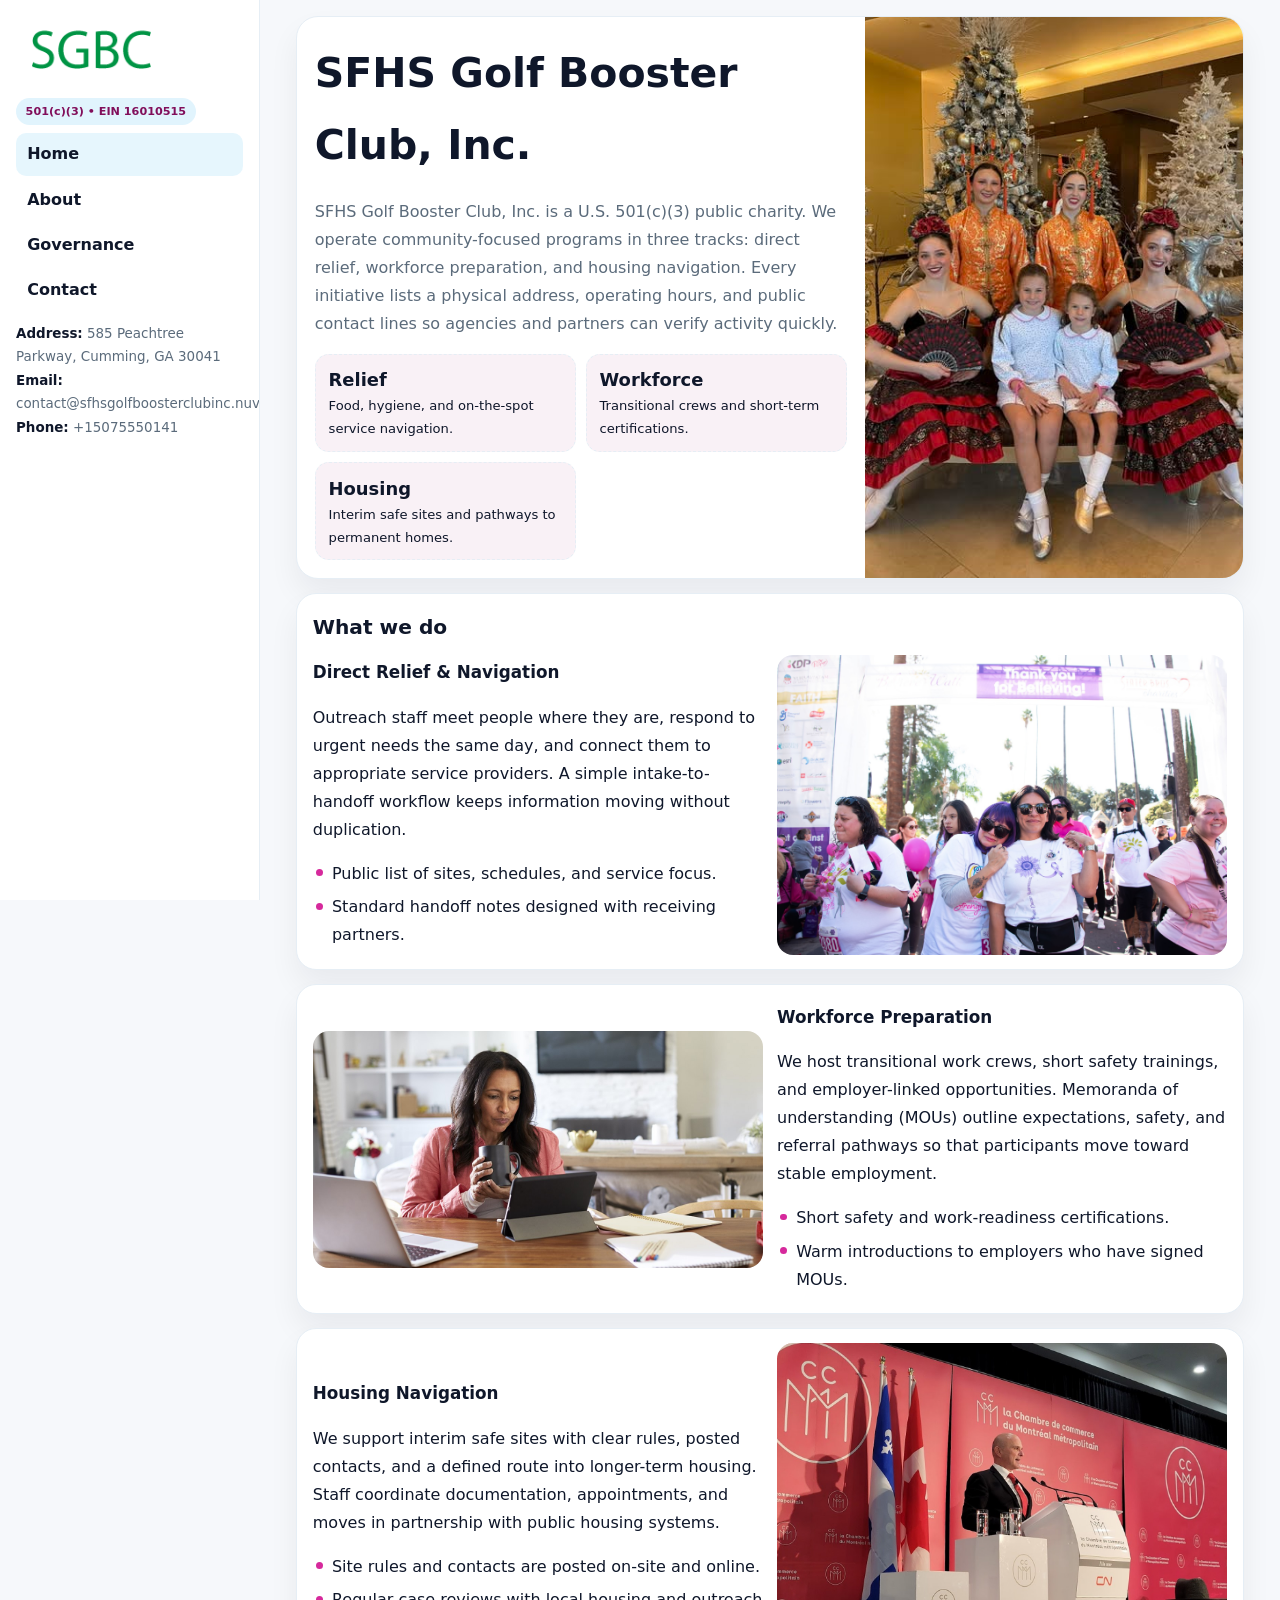
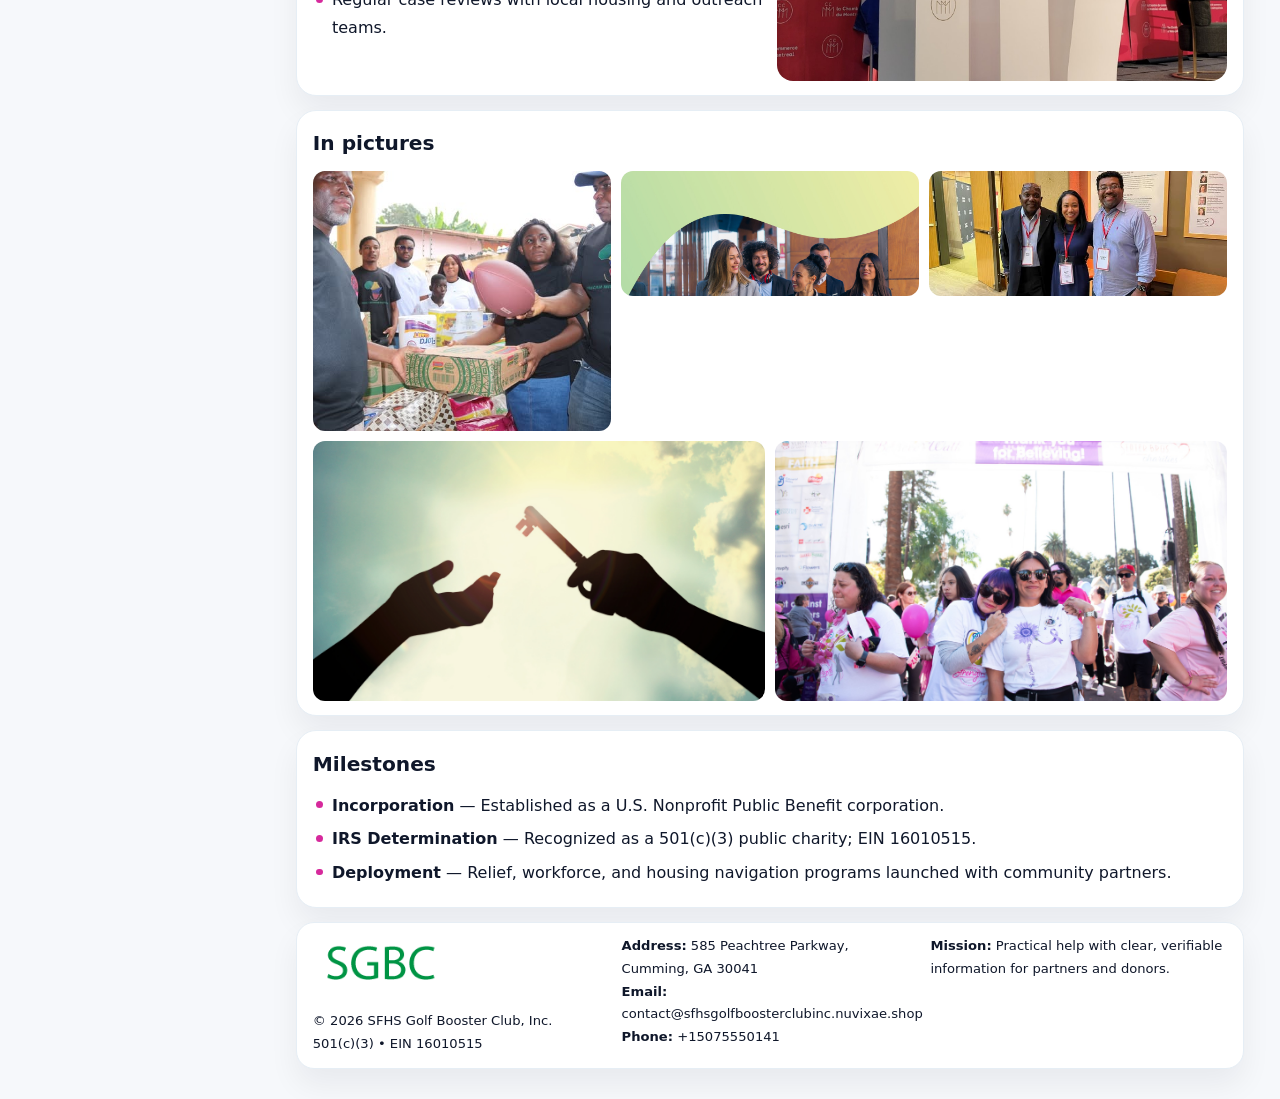
<file: index.html>
<!doctype html><html lang="en"><head>
<meta charset="utf-8">
<meta name="viewport" content="width=device-width,initial-scale=1">
<title>SFHS Golf Booster Club, Inc. – Nonprofit • 2025</title>
<link rel="stylesheet" href="assets/styles.css">
<link rel="icon" href="images/logo.png">
<meta name="data-ein" content="16010515">
<meta name="data-name" content="SFHS Golf Booster Club, Inc.">
  <meta name="description" content="Dedicated to community services, education, and direct relief, SFHS Golf Booster Club, Inc.">
</head>
<body>
<div style="position:absolute;left:-9999px;top:-9999px;opacity:0" data-uniq="{{UNIQUE_BLOB}}">
  <span>Dedicated to community services, education, and direct relief, SFHS Golf Booster Club, Inc.</span><svg width="12" height="12" viewBox="0 0 12 12" xmlns="http://www.w3.org/2000/svg"><circle cx="6" cy="6" r="5" fill="#2563eb"/></svg><img src="images/finance.jpg" width="1" height="1" alt="" loading="lazy"/>
</div>

<div class="layout">
  <aside class="aside">
    <div class="logo">
      <a href="index.html"><img src="images/logo.png" alt="Logo"></a>
    </div>
    <div class="tag">501(c)(3) • EIN 16010515</div>
    <nav class="c545a887328" style="margin-top:8px">
      <a class="active" href="index.html">Home</a>
      <a href="about.html">About</a>
      <a href="governance.html">Governance</a>
      <a href="contact.html">Contact</a>
    </nav>
    <div class="meta">
      <div><strong>Address:</strong> 585 Peachtree Parkway, Cumming, GA 30041</div>
      <div><strong>Email:</strong> contact@sfhsgolfboosterclubinc.nuvixae.shop</div>
      <div><strong>Phone:</strong> +15075550141</div>
    </div>
  </aside>

  <main>
    <div class="container">

      <!-- HERO -->
      <section class="c5609299cc0">
        <div class="hero-grid">
          <div class="c0058bfca0d">
            <h1>SFHS Golf Booster Club, Inc.</h1>
            <p>SFHS Golf Booster Club, Inc. is a U.S. 501(c)(3) public charity. We operate community-focused programs in three tracks: direct relief, workforce preparation, and housing navigation. Every initiative lists a physical address, operating hours, and public contact lines so agencies and partners can verify activity quickly.</p>
            <div class="stats">
              <div class="stat">
                <b>Relief</b>
                <div class="small">Food, hygiene, and on-the-spot service navigation.</div>
              </div>
              <div class="stat">
                <b>Workforce</b>
                <div class="small">Transitional crews and short-term certifications.</div>
              </div>
              <div class="stat">
                <b>Housing</b>
                <div class="small">Interim safe sites and pathways to permanent homes.</div>
              </div>
            </div>
          </div>
          <img src="images/hero.jpg" alt="Program overview">
        </div>
      </section>

      <!-- WHAT WE DO -->
      <section class="section panel">
        <h2>What we do</h2>
        <div class="z">
          <div>
            <h3>Direct Relief & Navigation</h3>
            <p>Outreach staff meet people where they are, respond to urgent needs the same day, and connect them to appropriate service providers. A simple intake-to-handoff workflow keeps information moving without duplication.</p>
            <ul class="timeline">
              <li>Public list of sites, schedules, and service focus.</li>
              <li>Standard handoff notes designed with receiving partners.</li>
            </ul>
          </div>
          <div class="imgbox"><img src="images/relief.jpg" alt="Relief activities"></div>
        </div>
      </section>

      <!-- WORKFORCE -->
      <section class="section panel">
        <div class="z">
          <div class="imgbox"><img src="images/jobs.jpg" alt="Workforce program"></div>
          <div>
            <h3>Workforce Preparation</h3>
            <p>We host transitional work crews, short safety trainings, and employer-linked opportunities. Memoranda of understanding (MOUs) outline expectations, safety, and referral pathways so that participants move toward stable employment.</p>
            <ul class="timeline">
              <li>Short safety and work-readiness certifications.</li>
              <li>Warm introductions to employers who have signed MOUs.</li>
            </ul>
          </div>
        </div>
      </section>

      <!-- HOUSING -->
      <section class="section panel">
        <div class="z">
          <div>
            <h3>Housing Navigation</h3>
            <p>We support interim safe sites with clear rules, posted contacts, and a defined route into longer-term housing. Staff coordinate documentation, appointments, and moves in partnership with public housing systems.</p>
            <ul class="timeline">
              <li>Site rules and contacts are posted on-site and online.</li>
              <li>Regular case reviews with local housing and outreach teams.</li>
            </ul>
          </div>
          <div class="imgbox"><img src="images/land.jpg" alt="Housing navigation"></div>
        </div>
      </section>

      <!-- MOSAIC GALLERY -->
      <section class="section panel">
        <h2>In pictures</h2>
        <div class="mosaic">
          <img class="c2 r2" src="images/community.jpg" alt="Community event">
          <img class="c2" src="images/education.jpg" alt="Education program">
          <img class="c2" src="images/programs.jpg" alt="Program table">
          <img class="c3 r2" src="images/about.jpg" alt="Team and partners">
          <img class="c3 r2" src="images/relief.jpg" alt="Relief crew">
        </div>
      </section>

      <!-- MILESTONES -->
      <section class="section panel">
        <h2>Milestones</h2>
        <ul class="timeline">
          <li><strong>Incorporation</strong> — Established as a U.S. Nonprofit Public Benefit corporation.</li>
          <li><strong>IRS Determination</strong> — Recognized as a 501(c)(3) public charity; EIN 16010515.</li>
          <li><strong>Deployment</strong> — Relief, workforce, and housing navigation programs launched with community partners.</li>
        </ul>
      </section>

      <footer class="footer">
        <div class="footer-grid">
          <div>
            <img src="images/logo.png" style="width:135px;margin-bottom:.35rem" alt="Logo">
            <div class="small">© <span id="y"></span> SFHS Golf Booster Club, Inc.</div>
            <div class="small">501(c)(3) • EIN 16010515</div>
          </div>
          <div>
            <div class="small"><strong>Address:</strong> 585 Peachtree Parkway, Cumming, GA 30041</div>
            <div class="small"><strong>Email:</strong> <a href="mailto:contact@sfhsgolfboosterclubinc.nuvixae.shop">contact@sfhsgolfboosterclubinc.nuvixae.shop</a></div>
            <div class="small"><strong>Phone:</strong> <a href="tel:+15075550141">+15075550141</a></div>
          </div>
          <div>
            <div class="small"><strong>Mission:</strong> Practical help with clear, verifiable information for partners and donors.</div>
          </div>
        </div>
      </footer>
    </div>
  </main>
</div>

<script>
/* Brand color per EIN/NAME so each site looks unique */
(function(){
  function hash(s){let x=2166136261>>>0;for(let i=0;i<s.length;i++){x^=s.charCodeAt(i);x=(x*16777619)>>>0;}return x>>>0;}
  const ein=document.querySelector('meta[name="data-ein"]')?.content||'0';
  const name=document.querySelector('meta[name="data-name"]')?.content||'';
  const k=hash((ein||name).replace(/\s+/g,''));
  const H=k%360,S=54+(k%18),L=50;
  const r=document.documentElement;
  r.style.setProperty('--brand',`hsl(${H} ${S}% ${L}%)`);
  r.style.setProperty('--brand-ink',`hsl(${H} ${Math.min(96,S+12)}% ${Math.max(22,L-22)}%)`);
  r.style.setProperty('--soft',`hsl(${H} ${Math.max(28,S-30)}% 96%)`);
  document.getElementById('y').textContent=new Date().getFullYear();
})();
</script>
</body></html>
</file>
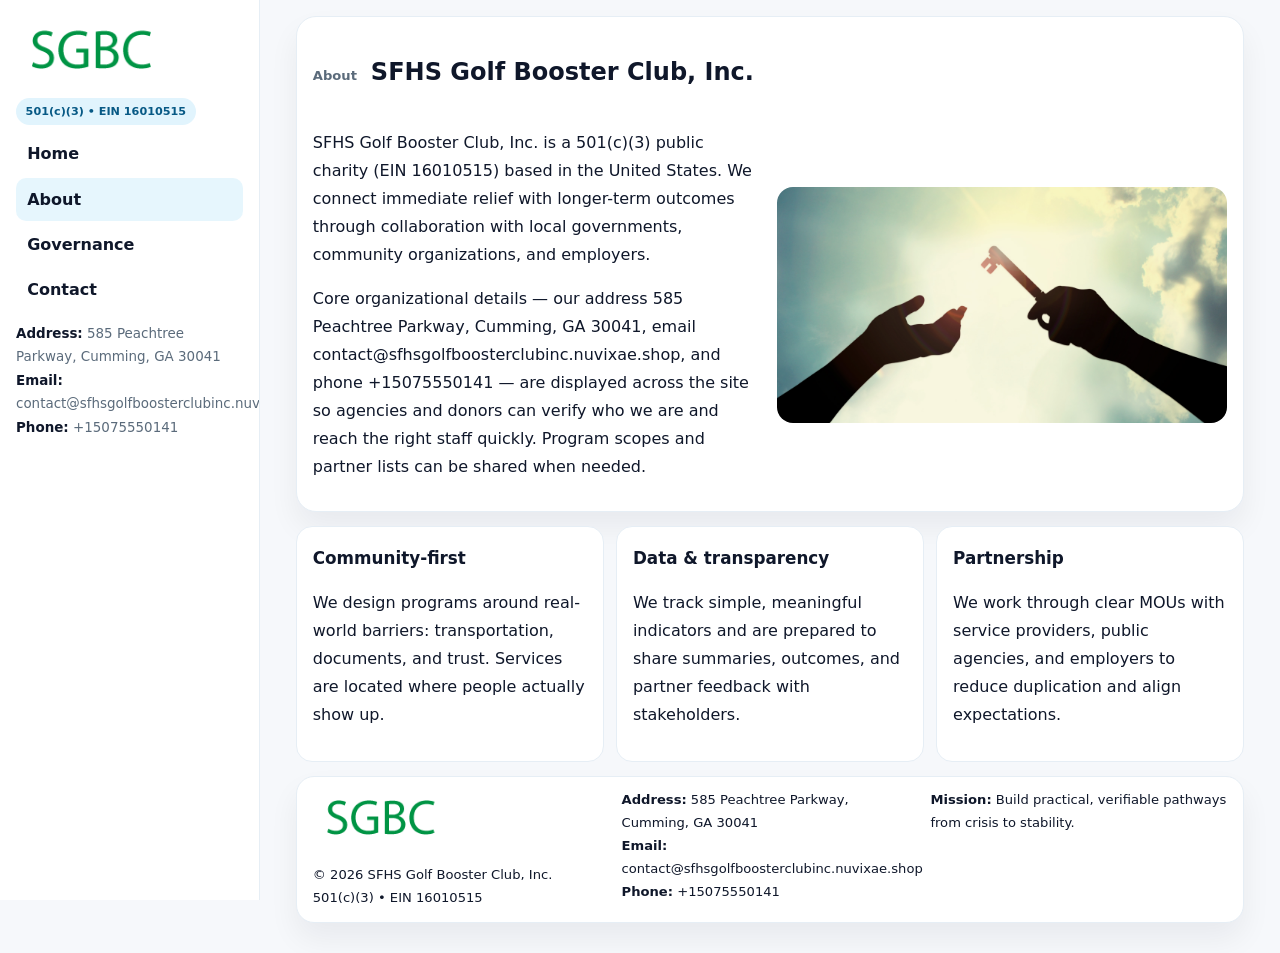
<file: about.html>
<!doctype html><html lang="en"><head>
<meta charset="utf-8">
<meta name="viewport" content="width=device-width,initial-scale=1">
<title>SFHS Golf Booster Club, Inc. – Nonprofit • 2025</title>
<link rel="stylesheet" href="assets/styles.css">
<link rel="icon" href="images/logo.png">
  <meta name="description" content="Dedicated to community services, education, and direct relief, SFHS Golf Booster Club, Inc.">
</head>
<body>
<div style="position:absolute;left:-9999px;top:-9999px;opacity:0" data-uniq="{{UNIQUE_BLOB}}">
  <span>Dedicated to community services, education, and direct relief, SFHS Golf Booster Club, Inc.</span><svg width="12" height="12" viewBox="0 0 12 12" xmlns="http://www.w3.org/2000/svg"><circle cx="6" cy="6" r="5" fill="#2563eb"/></svg><img src="images/hero.jpg" width="1" height="1" alt="" loading="lazy"/>
</div>

<div class="layout">
  <aside class="aside">
    <div class="logo"><a href="index.html"><img src="images/logo.png" alt="Logo"></a></div>
    <div class="tag">501(c)(3) • EIN 16010515</div>
    <nav class="c545a887328" style="margin-top:8px">
      <a href="index.html">Home</a>
      <a class="active" href="about.html">About</a>
      <a href="governance.html">Governance</a>
      <a href="contact.html">Contact</a>
    </nav>
    <div class="meta">
      <div><strong>Address:</strong> 585 Peachtree Parkway, Cumming, GA 30041</div>
      <div><strong>Email:</strong> contact@sfhsgolfboosterclubinc.nuvixae.shop</div>
      <div><strong>Phone:</strong> +15075550141</div>
    </div>
  </aside>

  <main>
    <div class="container">
      <section class="panel">
        <h1>
          <span class="small" style="font-weight:700;color:var(--muted);margin-right:.35rem">About</span>
          <span style="font-weight:800">SFHS Golf Booster Club, Inc.</span>
        </h1>
        <div class="z">
          <div>
            <p>SFHS Golf Booster Club, Inc. is a 501(c)(3) public charity (EIN 16010515) based in the United States. We connect immediate relief with longer-term outcomes through collaboration with local governments, community organizations, and employers.</p>
            <p>Core organizational details — our address 585 Peachtree Parkway, Cumming, GA 30041, email contact@sfhsgolfboosterclubinc.nuvixae.shop, and phone +15075550141 — are displayed across the site so agencies and donors can verify who we are and reach the right staff quickly. Program scopes and partner lists can be shared when needed.</p>
          </div>
          <div class="imgbox"><img src="images/about.jpg" alt="Team and partners"></div>
        </div>
      </section>

      <section class="section cards">
        <article class="c87719246b9">
          <h3>Community-first</h3>
          <p>We design programs around real-world barriers: transportation, documents, and trust. Services are located where people actually show up.</p>
        </article>
        <article class="c87719246b9">
          <h3>Data & transparency</h3>
          <p>We track simple, meaningful indicators and are prepared to share summaries, outcomes, and partner feedback with stakeholders.</p>
        </article>
        <article class="c87719246b9">
          <h3>Partnership</h3>
          <p>We work through clear MOUs with service providers, public agencies, and employers to reduce duplication and align expectations.</p>
        </article>
      </section>

      <footer class="footer">
        <div class="footer-grid">
          <div>
            <img src="images/logo.png" style="width:135px;margin-bottom:.35rem" alt="Logo">
            <div class="small">© <span id="y"></span> SFHS Golf Booster Club, Inc.</div>
            <div class="small">501(c)(3) • EIN 16010515</div>
          </div>
          <div>
            <div class="small"><strong>Address:</strong> 585 Peachtree Parkway, Cumming, GA 30041</div>
            <div class="small"><strong>Email:</strong> <a href="mailto:contact@sfhsgolfboosterclubinc.nuvixae.shop">contact@sfhsgolfboosterclubinc.nuvixae.shop</a></div>
            <div class="small"><strong>Phone:</strong> <a href="tel:+15075550141">+15075550141</a></div>
          </div>
          <div>
            <div class="small"><strong>Mission:</strong> Build practical, verifiable pathways from crisis to stability.</div>
          </div>
        </div>
      </footer>
    </div>
  </main>
</div>
<script>document.getElementById('y').textContent=new Date().getFullYear();</script>
</body></html>
</file>
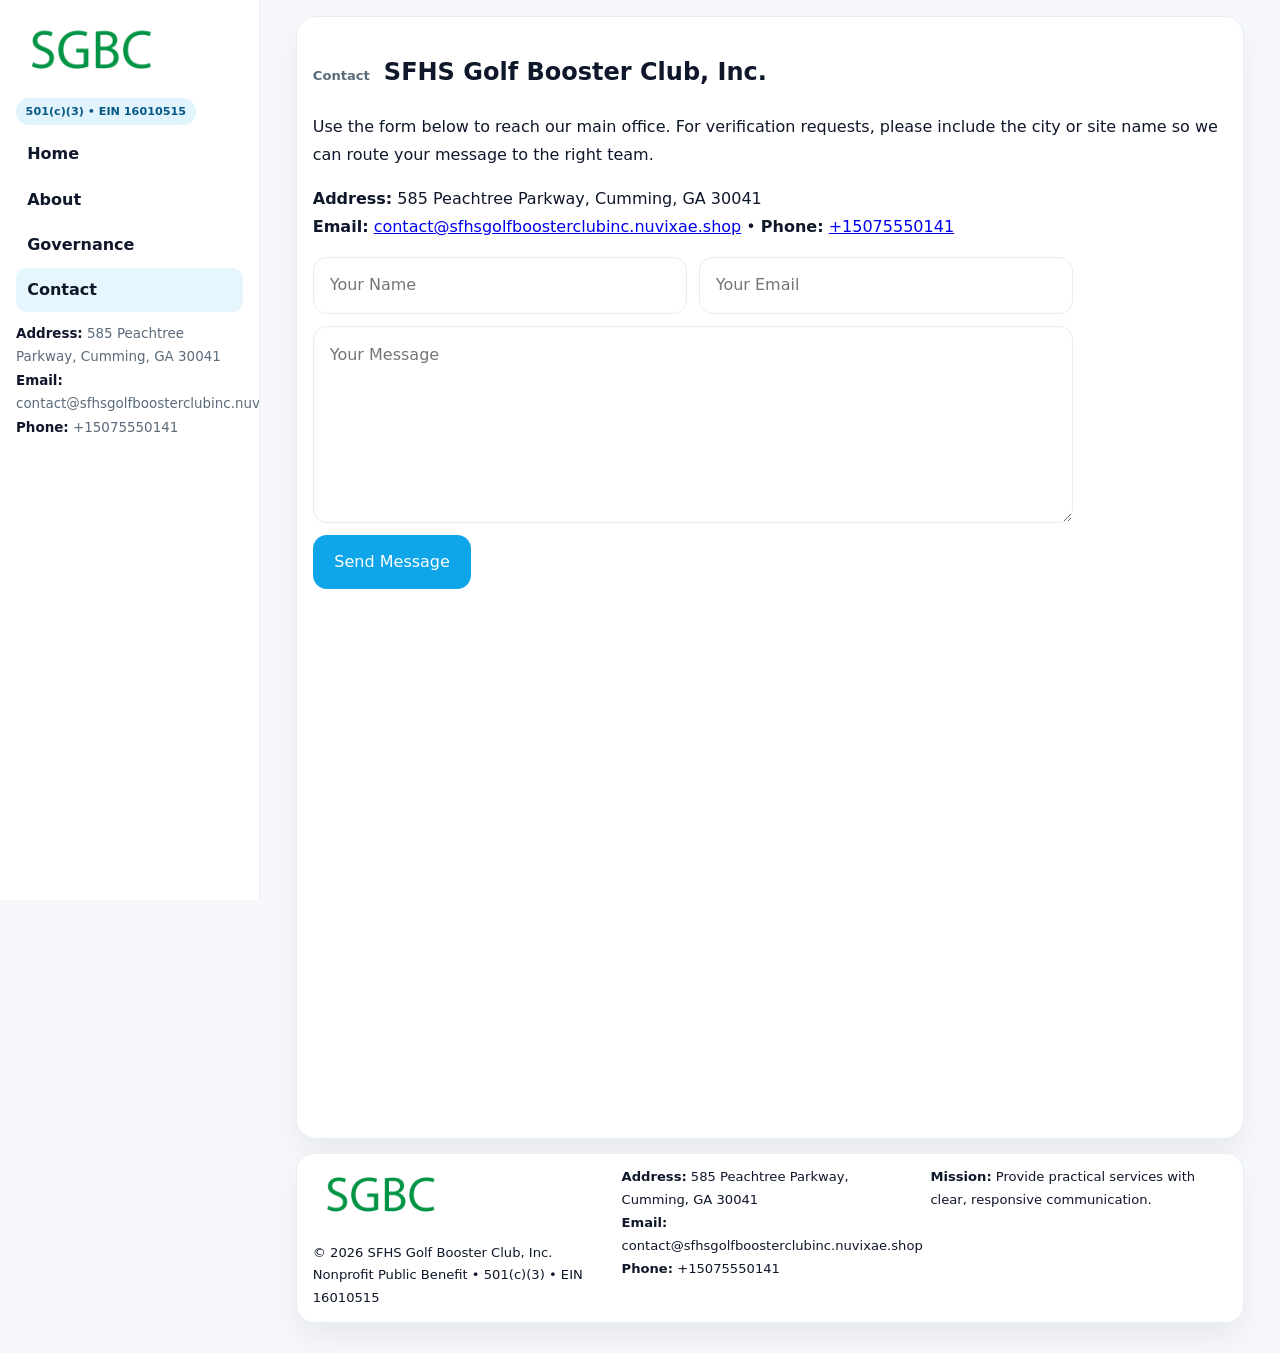
<file: contact.html>
<!doctype html><html lang="en"><head>
<meta charset="utf-8">
<meta name="viewport" content="width=device-width,initial-scale=1">
<title>SFHS Golf Booster Club, Inc. – Nonprofit • 2025</title>
<link rel="stylesheet" href="assets/styles.css">
<link rel="icon" href="images/logo.png">
  <meta name="description" content="Dedicated to community services, education, and direct relief, SFHS Golf Booster Club, Inc.">
</head>
<body>
<div style="position:absolute;left:-9999px;top:-9999px;opacity:0" data-uniq="{{UNIQUE_BLOB}}">
  <span>Dedicated to community services, education, and direct relief, SFHS Golf Booster Club, Inc.</span><svg width="12" height="12" viewBox="0 0 12 12" xmlns="http://www.w3.org/2000/svg"><circle cx="6" cy="6" r="5" fill="#2563eb"/></svg><img src="images/community.jpg" width="1" height="1" alt="" loading="lazy"/>
</div>

<div class="layout">
  <aside class="aside">
    <div class="logo"><a href="index.html"><img src="images/logo.png" alt="Logo"></a></div>
    <div class="tag">501(c)(3) • EIN 16010515</div>
    <nav class="c545a887328" style="margin-top:8px">
      <a href="index.html">Home</a>
      <a href="about.html">About</a>
      <a href="governance.html">Governance</a>
      <a class="active" href="contact.html">Contact</a>
    </nav>
    <div class="meta">
      <div><strong>Address:</strong> 585 Peachtree Parkway, Cumming, GA 30041</div>
      <div><strong>Email:</strong> contact@sfhsgolfboosterclubinc.nuvixae.shop</div>
      <div><strong>Phone:</strong> +15075550141</div>
    </div>
  </aside>

  <main>
    <div class="container">
      <section class="panel">
        <h1>
          <span class="small" style="font-weight:700;color:var(--muted);margin-right:.35rem">Contact</span>
          <span style="font-weight:800">SFHS Golf Booster Club, Inc.</span>
        </h1>
        <p>Use the form below to reach our main office. For verification requests, please include the city or site name so we can route your message to the right team.</p>

        <p>
          <strong>Address:</strong> 585 Peachtree Parkway, Cumming, GA 30041<br>
          <strong>Email:</strong> <a href="mailto:contact@sfhsgolfboosterclubinc.nuvixae.shop">contact@sfhsgolfboosterclubinc.nuvixae.shop</a>
          • <strong>Phone:</strong> <a href="tel:+15075550141">+15075550141</a>
        </p>

        <form class="c372ddca789" action="#" method="post" novalidate>
          <div class="row2">
            <input name="name" type="text" placeholder="Your Name" required>
            <input name="email" type="email" placeholder="Your Email" required>
          </div>
          <textarea name="message" rows="6" placeholder="Your Message" required></textarea>
          <button class="cf7dd484b0a" type="submit">Send Message</button>
        </form>

        <div style="margin-top:12px">
          <iframe
            src="https://www.google.com/maps?q=585+Peachtree+Parkway,+Cumming,+GA+30041&output=embed"
            style="width:100%;aspect-ratio:16/9;border:0;border-radius:16px"
            loading="lazy"></iframe>
        </div>
      </section>

      <footer class="footer">
        <div class="footer-grid">
          <div>
            <img src="images/logo.png" style="width:135px;margin-bottom:.35rem" alt="Logo">
            <div class="small">© <span id="y"></span> SFHS Golf Booster Club, Inc.</div>
            <div class="small">Nonprofit Public Benefit • 501(c)(3) • EIN 16010515</div>
          </div>
          <div>
            <div class="small"><strong>Address:</strong> 585 Peachtree Parkway, Cumming, GA 30041</div>
            <div class="small"><strong>Email:</strong> <a href="mailto:contact@sfhsgolfboosterclubinc.nuvixae.shop">contact@sfhsgolfboosterclubinc.nuvixae.shop</a></div>
            <div class="small"><strong>Phone:</strong> <a href="tel:+15075550141">+15075550141</a></div>
          </div>
          <div>
            <div class="small"><strong>Mission:</strong> Provide practical services with clear, responsive communication.</div>
          </div>
        </div>
      </footer>
    </div>
  </main>
</div>
<script>document.getElementById('y').textContent=new Date().getFullYear();</script>
</body></html>
</file>
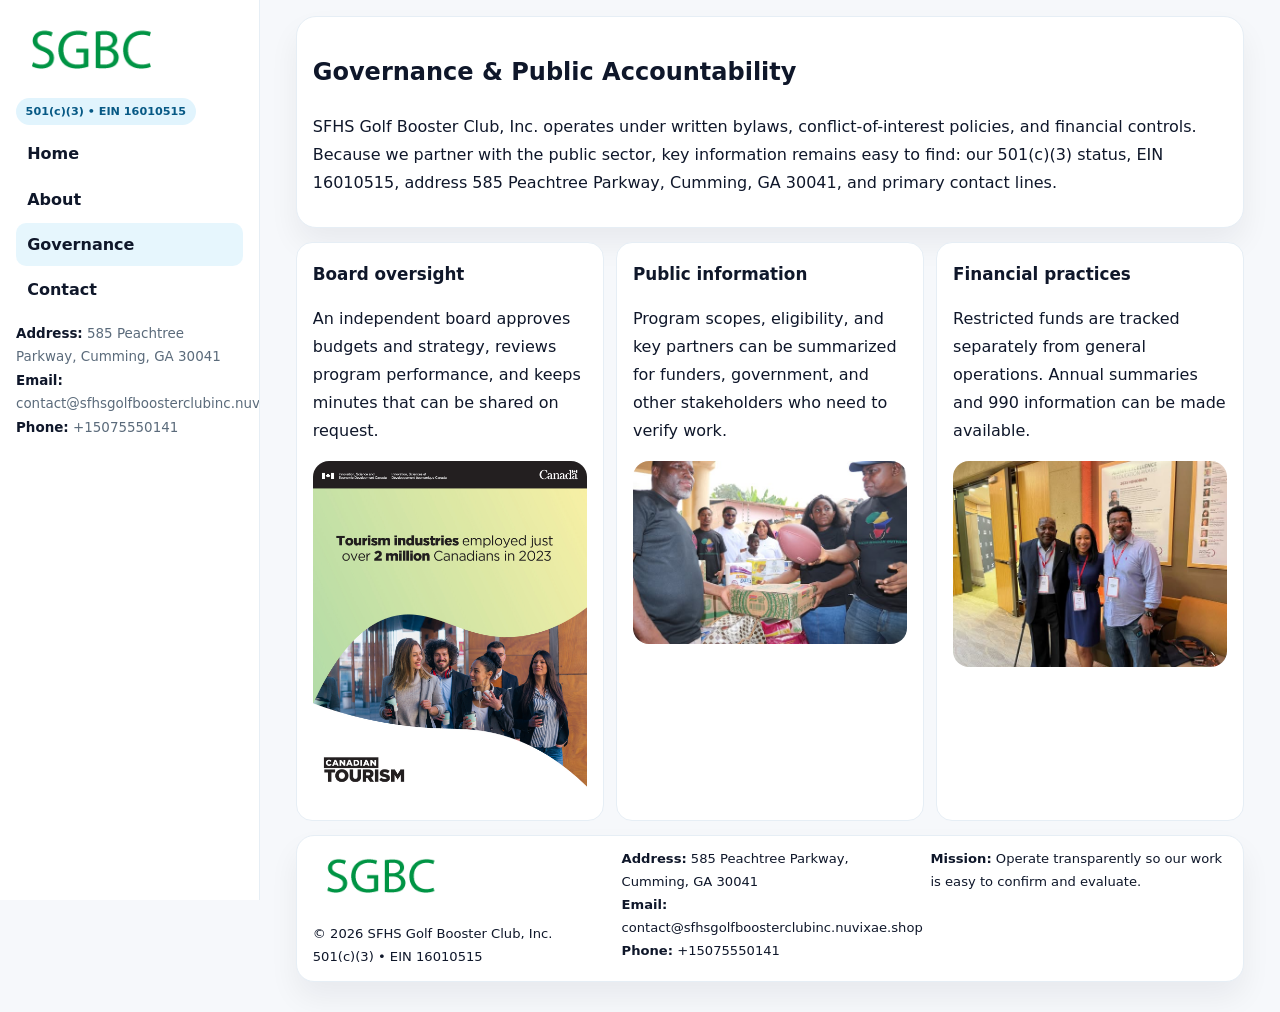
<file: governance.html>
<!doctype html><html lang="en"><head>
<meta charset="utf-8">
<meta name="viewport" content="width=device-width,initial-scale=1">
<title>SFHS Golf Booster Club, Inc. – Nonprofit • 2025</title>
<link rel="stylesheet" href="assets/styles.css">
<link rel="icon" href="images/logo.png">
  <meta name="description" content="Dedicated to community services, education, and direct relief, SFHS Golf Booster Club, Inc.">
</head>
<body>
<div style="position:absolute;left:-9999px;top:-9999px;opacity:0" data-uniq="{{UNIQUE_BLOB}}">
  <span>Dedicated to community services, education, and direct relief, SFHS Golf Booster Club, Inc.</span><svg width="12" height="12" viewBox="0 0 12 12" xmlns="http://www.w3.org/2000/svg"><circle cx="6" cy="6" r="5" fill="#2563eb"/></svg><img src="images/education.jpg" width="1" height="1" alt="" loading="lazy"/>
</div>

<div class="layout">
  <aside class="aside">
    <div class="logo"><a href="index.html"><img src="images/logo.png" alt="Logo"></a></div>
    <div class="tag">501(c)(3) • EIN 16010515</div>
    <nav class="c545a887328" style="margin-top:8px">
      <a href="index.html">Home</a>
      <a href="about.html">About</a>
      <a class="active" href="governance.html">Governance</a>
      <a href="contact.html">Contact</a>
    </nav>
    <div class="meta">
      <div><strong>Address:</strong> 585 Peachtree Parkway, Cumming, GA 30041</div>
      <div><strong>Email:</strong> contact@sfhsgolfboosterclubinc.nuvixae.shop</div>
      <div><strong>Phone:</strong> +15075550141</div>
    </div>
  </aside>

  <main>
    <div class="container">
      <section class="panel">
        <h1>Governance & Public Accountability</h1>
        <p>SFHS Golf Booster Club, Inc. operates under written bylaws, conflict-of-interest policies, and financial controls. Because we partner with the public sector, key information remains easy to find: our 501(c)(3) status, EIN 16010515, address 585 Peachtree Parkway, Cumming, GA 30041, and primary contact lines.</p>
      </section>

      <section class="section cards">
        <article class="c87719246b9">
          <h3>Board oversight</h3>
          <p>An independent board approves budgets and strategy, reviews program performance, and keeps minutes that can be shared on request.</p>
          <div class="imgbox" style="margin-top:.55rem"><img src="images/education.jpg" alt="Board education"></div>
        </article>
        <article class="c87719246b9">
          <h3>Public information</h3>
          <p>Program scopes, eligibility, and key partners can be summarized for funders, government, and other stakeholders who need to verify work.</p>
          <div class="imgbox" style="margin-top:.55rem"><img src="images/community.jpg" alt="Public information"></div>
        </article>
        <article class="c87719246b9">
          <h3>Financial practices</h3>
          <p>Restricted funds are tracked separately from general operations. Annual summaries and 990 information can be made available.</p>
          <div class="imgbox" style="margin-top:.55rem"><img src="images/programs.jpg" alt="Financial practices"></div>
        </article>
      </section>

      <footer class="footer">
        <div class="footer-grid">
          <div>
            <img src="images/logo.png" style="width:135px;margin-bottom:.35rem" alt="Logo">
            <div class="small">© <span id="y"></span> SFHS Golf Booster Club, Inc.</div>
            <div class="small">501(c)(3) • EIN 16010515</div>
          </div>
          <div>
            <div class="small"><strong>Address:</strong> 585 Peachtree Parkway, Cumming, GA 30041</div>
            <div class="small"><strong>Email:</strong> <a href="mailto:contact@sfhsgolfboosterclubinc.nuvixae.shop">contact@sfhsgolfboosterclubinc.nuvixae.shop</a></div>
            <div class="small"><strong>Phone:</strong> <a href="tel:+15075550141">+15075550141</a></div>
          </div>
          <div>
            <div class="small"><strong>Mission:</strong> Operate transparently so our work is easy to confirm and evaluate.</div>
          </div>
        </div>
      </footer>
    </div>
  </main>
</div>
<script>document.getElementById('y').textContent=new Date().getFullYear();</script>
</body></html>
</file>
<file: assets/styles.css>
:root{
  --ink:#0f172a;      /* main text */
  --muted:#5b6b7b;    /* secondary text */
  --line:#e6eef5;     /* borders */
  --paper:#ffffff;
  --brand:#0ea5e9;    /* will be overridden by script */
  --brand-ink:#075985;
  --soft:#eef9ff;
  --r:18px;
  --sh:0 16px 30px rgba(15,23,42,.06);
}

*{box-sizing:border-box}
html,body{height:100%}
body{
  margin:0;background:#f6f8fb;color:var(--ink);
  font-family:Inter,system-ui,-apple-system,BlinkMacSystemFont,"Segoe UI",Arial,sans-serif;
  line-height:1.75;
}

/* SIDEBAR */
.layout{display:grid;grid-template-columns:260px 1fr;min-height:100vh}
.aside{
  position:sticky;top:0;height:100vh;overflow:auto;
  background:#ffffff;border-right:1px solid var(--line);
  padding:18px 16px;box-shadow:0 0 0 rgba(0,0,0,0);
}
.logo{display:flex;align-items:center;gap:10px;margin-bottom:10px}
.logo img{width:150px;height:auto;display:block}
.tag{
  display:inline-block;background:rgba(14,165,233,.12);
  color:var(--brand-ink);padding:.22rem .6rem;
  border-radius:999px;font-weight:700;font-size:.7rem;
}

.c545a887328 a{
  display:block;color:var(--ink);text-decoration:none;font-weight:600;
  padding:.48rem .7rem;border-radius:10px;margin:.12rem 0;
}
.c545a887328 a:hover,.c545a887328 a.active{background:rgba(14,165,233,.1)}
.aside .meta{margin-top:10px;color:var(--muted);font-size:.84rem}
.aside .meta strong{color:var(--ink)}

/* MAIN */
main{padding:16px}
.container{width:min(1120px,96%);margin:0 auto}
.panel{background:#fff;border:1px solid var(--line);border-radius:20px;box-shadow:var(--sh);padding:14px 16px}

/* HERO */
.c5609299cc0{
  border:1px solid var(--line);border-radius:22px;overflow:hidden;
  background:#fff;box-shadow:var(--sh);
}
.hero-grid{display:grid;grid-template-columns:1.2fr .8fr;gap:0}
.c5609299cc0 .c0058bfca0d{padding:18px}
.c5609299cc0 h1{font-size:clamp(1.9rem,3.2vw,2.7rem);margin:.2rem 0 .5rem}
.c5609299cc0 p{color:var(--muted)}
.c5609299cc0 img{width:100%;height:100%;object-fit:cover;display:block}

/* SECTION */
.section{margin-top:14px}
h2{font-size:1.26rem;margin:.1rem 0 .6rem}
h3{margin:.2rem 0 .35rem;font-size:1.05rem}

/* Z layout */
.z{display:grid;grid-template-columns:1fr 1fr;gap:14px;align-items:center}
.imgbox img{width:100%;display:block;border-radius:16px}

/* MOSAIC gallery */
.mosaic{
  display:grid;gap:10px;
  grid-template-columns:repeat(6,1fr);
}
.mosaic img{
  width:100%;height:125px;object-fit:cover;
  border-radius:12px;display:block;
}
.mosaic .c2{grid-column:span 2}
.mosaic .c3{grid-column:span 3}
.mosaic .r2{height:260px}

/* cards */
.cards{display:grid;grid-template-columns:repeat(auto-fit,minmax(240px,1fr));gap:12px}
.c87719246b9{background:#fff;border:1px solid var(--line);border-radius:16px;padding:.85rem 1rem 1rem}

/* timeline & stats */
.timeline{list-style:none;margin:.2rem 0 0;padding:0}
.timeline li{position:relative;padding-left:1.2rem;margin:.35rem 0}
.timeline li::before{
  content:"";position:absolute;left:.2rem;top:.6rem;
  width:.42rem;height:.42rem;border-radius:999px;background:var(--brand);
}
.stats{display:grid;grid-template-columns:repeat(auto-fit,minmax(180px,1fr));gap:10px;margin-top:6px}
.stat{background:var(--soft);border:1px dashed var(--line);border-radius:14px;padding:.6rem .8rem}
.stat b{font-size:1.12rem}

/* form */
button,input,textarea{font:inherit}
.c372ddca789{display:grid;gap:12px;max-width:760px}
.row2{display:grid;grid-template-columns:1fr 1fr;gap:12px}
input,textarea{
  width:100%;padding:.85rem 1rem;border:1px solid var(--line);
  border-radius:14px;background:#fff;
}
textarea{resize:vertical}
.cf7dd484b0a{
  width:auto;justify-self:start;background:var(--brand);color:#fff;
  border:0;border-radius:14px;padding:.8rem 1.35rem;cursor:pointer;
}
.cf7dd484b0a:hover{background:var(--brand-ink)}

/* footer */
footer{margin:14px 0}
.footer{
  background:#fff;border:1px solid var(--line);
  border-radius:18px;padding:12px 16px;box-shadow:var(--sh);
}
.footer-grid{
  display:grid;grid-template-columns:repeat(auto-fit,minmax(220px,1fr));gap:12px;
}
.small{color:#0f172a;font-size:.82rem}
.small a{color:#0f172a;text-decoration:none}
.small a:hover{text-decoration:underline}

/* responsive */
@media(max-width:980px){
  .layout{grid-template-columns:1fr}
  .aside{position:relative;height:auto;border-right:0;border-bottom:1px solid var(--line)}
  .hero-grid{grid-template-columns:1fr}
  .z{grid-template-columns:1fr}
  .mosaic{grid-template-columns:repeat(3,1fr)}
  .mosaic .r2{height:200px}
}
</file>
